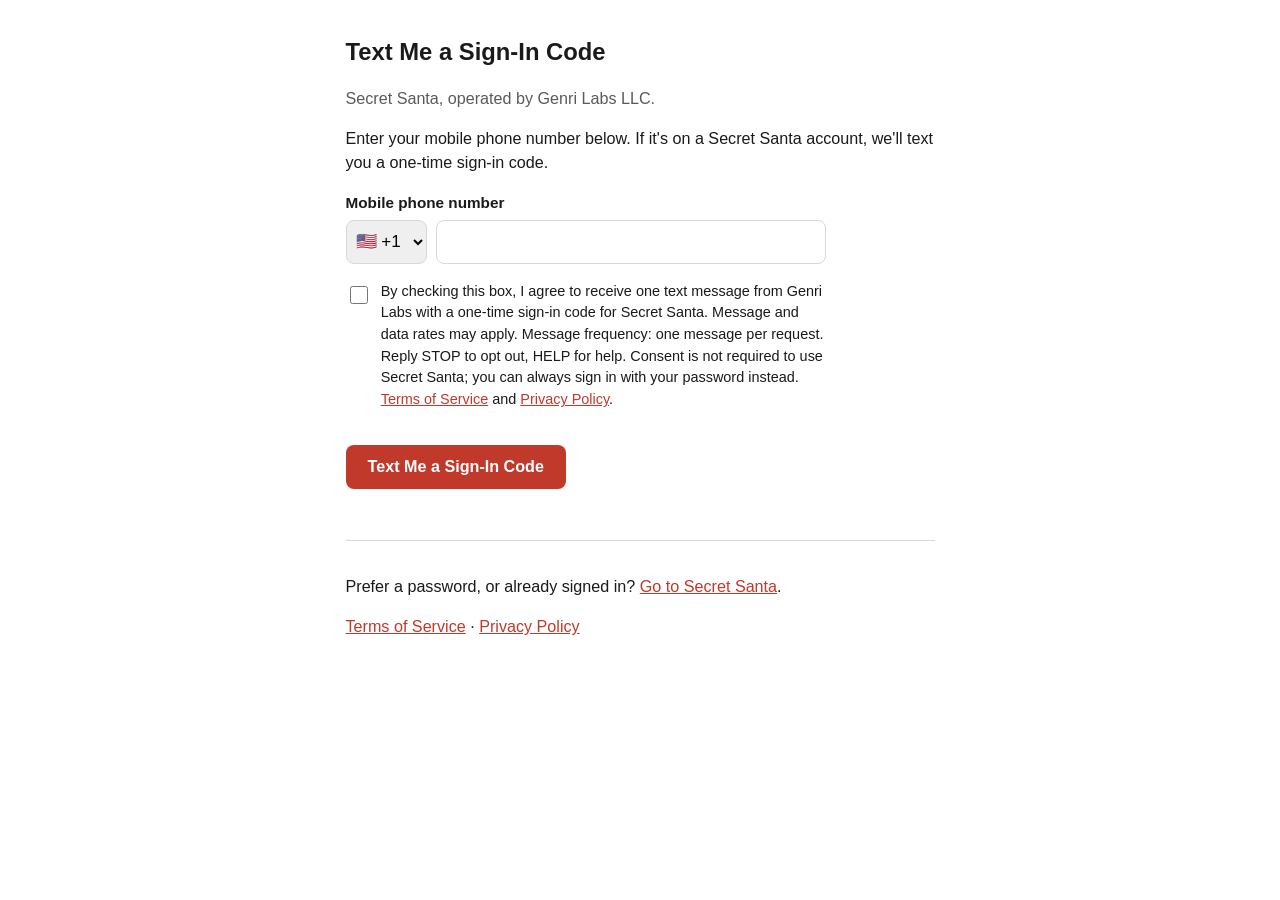
<file: app/templates/sms_optin.html>
<!doctype html>
<html lang="en">
<head>
  <meta charset="utf-8">
  <meta name="viewport" content="width=device-width, initial-scale=1">
  <title>Text Me a Sign-In Code — Secret Santa</title>
  <meta name="theme-color" content="#ffffff">
  <!--
    Deliberately a plain, standalone page: its own inline styling, its own small inline
    script, no link to app.css or app.js, not part of the hash-routed single-page app.
    This exists as a stable, unambiguous reference URL for SMS compliance review, after a
    Twilio reviewer's automated check flagged the same opt-in form on the main sign-in
    page ("/") as looking like it was collected in a chat widget or pop-up - almost
    certainly because that page renders as one centered card floating over a colored
    background, a pattern automated scanners associate with embedded widgets. This page
    intentionally looks nothing like that: ordinary white background, ordinary flowing
    content, no boxed/floating card. It's fully functional (not a mockup/screenshot
    stand-in) - it calls the exact same /api/auth/send-code and /api/auth/verify-otp
    endpoints the real app uses. Keep the phone field, checkbox and consent wording here
    in sync, word for word, with pagePhoneEntry() in static/js/app.js and the matching
    block in templates/_login_fallback.html - including the country dropdown's option
    list, which must match COUNTRY_CODES in static/js/app.js value for value.
  -->
  <style>
    :root { --red: #C0392B; --red-dark: #A93226; --ink: #1A1A1A; --muted: #5A5A5A; --line: #D8D8D8; }
    * { box-sizing: border-box; }
    html { font-size: 17px; }
    body {
      margin: 0; background: #ffffff; color: var(--ink);
      font-family: -apple-system, "Segoe UI", Roboto, Arial, sans-serif; line-height: 1.5;
    }
    main { max-width: 640px; margin: 0 auto; padding: 2rem 1.5rem 3rem; }
    h1 { font-size: 1.4rem; margin: 0 0 .3rem; }
    h2 { font-size: 1.1rem; margin: 2rem 0 .3rem; }
    p { font-size: .95rem; }
    .muted { color: var(--muted); }
    label { display: block; font-weight: 600; font-size: .9rem; margin: 1rem 0 .3rem; }
    input[type=tel], input[type=text] {
      width: 100%; max-width: 360px; min-height: 44px; font-size: 1rem;
      padding: .5rem .7rem; border: 1px solid var(--line); border-radius: 8px;
    }
    .phone-field { display: flex; gap: .5rem; max-width: 480px; }
    .phone-field select { flex: 0 0 auto; width: auto; min-width: 4.4rem; max-width: 4.8rem; min-height: 44px; font-size: 1rem; padding: .5rem .3rem; border: 1px solid var(--line); border-radius: 8px; }
    .phone-field input { flex: 1 1 auto; max-width: none; min-width: 0; }
    .check-row { display: flex; align-items: flex-start; gap: .6rem; margin: 1rem 0; max-width: 480px; }
    .check-row input { margin-top: .3rem; width: 18px; height: 18px; flex: 0 0 auto; }
    .check-row label { margin: 0; font-weight: 400; font-size: .85rem; }
    button {
      display: inline-block; min-height: 44px; font-size: .95rem; font-weight: 600;
      background: var(--red); color: #fff; border: none; border-radius: 8px;
      padding: .5rem 1.3rem; margin-top: 1rem; cursor: pointer;
    }
    button:active { background: var(--red-dark); }
    button.secondary { background: #fff; color: var(--red); border: 1px solid var(--red); margin-left: .5rem; }
    #msg { margin-top: 1rem; font-size: .9rem; }
    #msg.error { color: var(--red-dark); }
    #msg.ok { color: #2E7D4F; }
    #step2 { display: none; }
    footer { margin-top: 3rem; padding-top: 1rem; border-top: 1px solid var(--line); font-size: .85rem; }
    a { color: var(--red); }
  </style>
</head>
<body>
  <main>
    <h1>Text Me a Sign-In Code</h1>
    <p class="muted">Secret Santa, operated by Genri Labs LLC.</p>
    <p>Enter your mobile phone number below. If it's on a Secret Santa account, we'll text you a one-time sign-in code.</p>

    <div id="step1">
      <label for="phone">Mobile phone number</label>
      <div class="phone-field">
        <select id="phoneCountry" aria-label="Country code">
          <option value="US" title="United States (+1)" selected>🇺🇸 +1</option>
          <option value="AR" title="Argentina (+54)">🇦🇷 +54</option>
          <option value="AU" title="Australia (+61)">🇦🇺 +61</option>
          <option value="BD" title="Bangladesh (+880)">🇧🇩 +880</option>
          <option value="BR" title="Brazil (+55)">🇧🇷 +55</option>
          <option value="CA" title="Canada (+1)">🇨🇦 +1</option>
          <option value="CN" title="China (+86)">🇨🇳 +86</option>
          <option value="CO" title="Colombia (+57)">🇨🇴 +57</option>
          <option value="DO" title="Dominican Republic (+1)">🇩🇴 +1</option>
          <option value="EG" title="Egypt (+20)">🇪🇬 +20</option>
          <option value="FR" title="France (+33)">🇫🇷 +33</option>
          <option value="DE" title="Germany (+49)">🇩🇪 +49</option>
          <option value="HK" title="Hong Kong (+852)">🇭🇰 +852</option>
          <option value="IN" title="India (+91)">🇮🇳 +91</option>
          <option value="ID" title="Indonesia (+62)">🇮🇩 +62</option>
          <option value="IE" title="Ireland (+353)">🇮🇪 +353</option>
          <option value="IL" title="Israel (+972)">🇮🇱 +972</option>
          <option value="IT" title="Italy (+39)">🇮🇹 +39</option>
          <option value="JM" title="Jamaica (+1)">🇯🇲 +1</option>
          <option value="JP" title="Japan (+81)">🇯🇵 +81</option>
          <option value="KE" title="Kenya (+254)">🇰🇪 +254</option>
          <option value="MY" title="Malaysia (+60)">🇲🇾 +60</option>
          <option value="MX" title="Mexico (+52)">🇲🇽 +52</option>
          <option value="NL" title="Netherlands (+31)">🇳🇱 +31</option>
          <option value="NZ" title="New Zealand (+64)">🇳🇿 +64</option>
          <option value="NG" title="Nigeria (+234)">🇳🇬 +234</option>
          <option value="PK" title="Pakistan (+92)">🇵🇰 +92</option>
          <option value="PH" title="Philippines (+63)">🇵🇭 +63</option>
          <option value="PL" title="Poland (+48)">🇵🇱 +48</option>
          <option value="PT" title="Portugal (+351)">🇵🇹 +351</option>
          <option value="PR" title="Puerto Rico (+1)">🇵🇷 +1</option>
          <option value="SA" title="Saudi Arabia (+966)">🇸🇦 +966</option>
          <option value="SG" title="Singapore (+65)">🇸🇬 +65</option>
          <option value="ZA" title="South Africa (+27)">🇿🇦 +27</option>
          <option value="KR" title="South Korea (+82)">🇰🇷 +82</option>
          <option value="ES" title="Spain (+34)">🇪🇸 +34</option>
          <option value="SE" title="Sweden (+46)">🇸🇪 +46</option>
          <option value="TW" title="Taiwan (+886)">🇹🇼 +886</option>
          <option value="TH" title="Thailand (+66)">🇹🇭 +66</option>
          <option value="AE" title="United Arab Emirates (+971)">🇦🇪 +971</option>
          <option value="GB" title="United Kingdom (+44)">🇬🇧 +44</option>
          <option value="VN" title="Vietnam (+84)">🇻🇳 +84</option>
        </select>
        <input id="phone" type="tel" inputmode="tel" maxlength="30" autocomplete="tel">
      </div>

      <div class="check-row">
        <input type="checkbox" id="smsConsent">
        <label for="smsConsent">
          By checking this box, I agree to receive one text message from Genri Labs with a one-time
          sign-in code for Secret Santa. Message and data rates may apply. Message frequency: one
          message per request. Reply STOP to opt out, HELP for help. Consent is not required to use
          Secret Santa; you can always sign in with your password instead.
          <a href="/terms" target="_blank" rel="noopener">Terms of Service</a>
          and <a href="/privacy" target="_blank" rel="noopener">Privacy Policy</a>.
        </label>
      </div>

      <button type="button" id="sendBtn">Text Me a Sign-In Code</button>
    </div>

    <div id="step2">
      <h2>Enter your code</h2>
      <p class="muted">We've texted a 6-digit code to it. It expires in 10 minutes.</p>
      <label for="code">Sign-in code</label>
      <input id="code" type="text" inputmode="numeric" autocomplete="one-time-code" maxlength="6" style="max-width:140px;letter-spacing:.3em;text-align:center">
      <div>
        <button type="button" id="verifyBtn">Sign In</button>
        <button type="button" class="secondary" id="resendBtn">Send Me a New Code</button>
      </div>
    </div>

    <div id="msg"></div>

    <footer>
      <p>Prefer a password, or already signed in? <a href="/">Go to Secret Santa</a>.</p>
      <p><a href="/terms">Terms of Service</a> &middot; <a href="/privacy">Privacy Policy</a></p>
    </footer>
  </main>

  <script>
    (function () {
      var msg = document.getElementById("msg");
      function showMsg(text, cls) { msg.textContent = text; msg.className = cls || ""; }

      // On Android Chrome, automatically fills the code field the instant the text
      // arrives (relies on the SMS ending with a WebOTP binding line - see
      // sms_service.py); a no-op everywhere else. Only fills the field, never submits.
      var otpAbort = null;
      function startOtpAutofill() {
        if (!("OTPCredential" in window)) return;
        otpAbort = new AbortController();
        navigator.credentials.get({ otp: { transport: ["sms"] }, signal: otpAbort.signal })
          .then(function (otp) {
            if (otp && otp.code) document.getElementById("code").value = otp.code;
          })
          .catch(function () {});
      }

      document.getElementById("sendBtn").addEventListener("click", function () {
        var phone = document.getElementById("phone").value.trim();
        var phone_country = document.getElementById("phoneCountry").value;
        if (!phone) return showMsg("Please enter your phone number.", "error");
        if (!document.getElementById("smsConsent").checked) {
          return showMsg("Please check the box to agree to receive a text message before continuing.", "error");
        }
        fetch("/api/auth/send-code", {
          method: "POST", credentials: "same-origin",
          headers: { "Content-Type": "application/json" },
          body: JSON.stringify({ phone: phone, phone_country: phone_country }),
        })
          .then(function (r) { return r.json().then(function (data) { return { ok: r.ok, data: data }; }); })
          .then(function (res) {
            if (!res.ok) return showMsg(res.data.error || "Something went wrong. Please try again.", "error");
            document.getElementById("step1").style.display = "none";
            document.getElementById("step2").style.display = "block";
            document.getElementById("code").focus();
            startOtpAutofill();
            showMsg("", "");
          })
          .catch(function () { showMsg("Something went wrong. Please check your connection and try again.", "error"); });
      });

      document.getElementById("resendBtn").addEventListener("click", function () {
        var phone = document.getElementById("phone").value.trim();
        var phone_country = document.getElementById("phoneCountry").value;
        fetch("/api/auth/send-code", {
          method: "POST", credentials: "same-origin",
          headers: { "Content-Type": "application/json" },
          body: JSON.stringify({ phone: phone, phone_country: phone_country }),
        })
          .then(function (r) { return r.json().then(function (data) { return { ok: r.ok, data: data }; }); })
          .then(function (res) {
            if (!res.ok) return showMsg(res.data.error || "Something went wrong. Please try again.", "error");
            showMsg("A new code is on its way.", "ok");
          })
          .catch(function () { showMsg("Something went wrong. Please check your connection and try again.", "error"); });
      });

      document.getElementById("verifyBtn").addEventListener("click", function () {
        var phone = document.getElementById("phone").value.trim();
        var phone_country = document.getElementById("phoneCountry").value;
        var code = document.getElementById("code").value.trim();
        fetch("/api/auth/verify-otp", {
          method: "POST", credentials: "same-origin",
          headers: { "Content-Type": "application/json" },
          body: JSON.stringify({ phone: phone, phone_country: phone_country, code: code }),
        })
          .then(function (r) { return r.json().then(function (data) { return { ok: r.ok, data: data }; }); })
          .then(function (res) {
            if (!res.ok) return showMsg(res.data.error || "That code didn't work. Please check it and try again.", "error");
            showMsg("Signed in! Taking you to Secret Santa...", "ok");
            location.href = "/";
          })
          .catch(function () { showMsg("Something went wrong. Please check your connection and try again.", "error"); });
      });
    })();
  </script>
</body>
</html>
</file>
